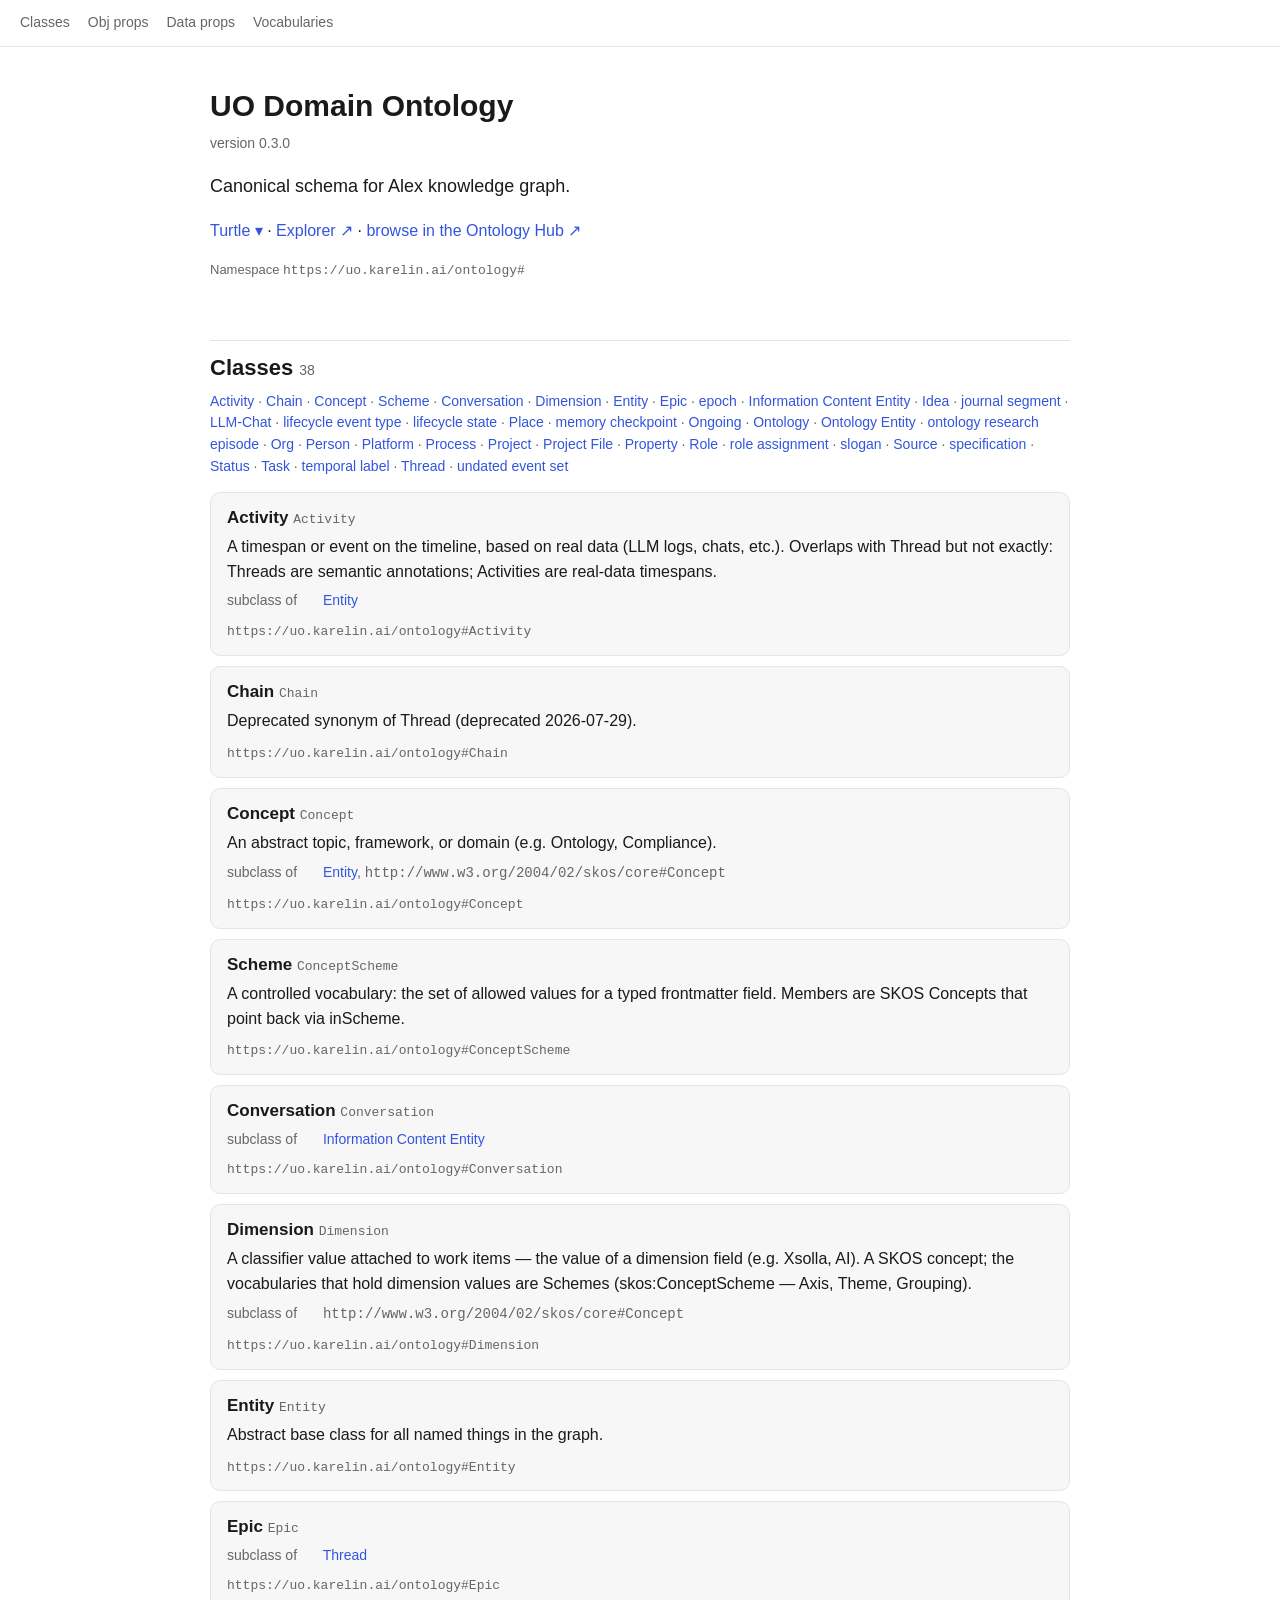
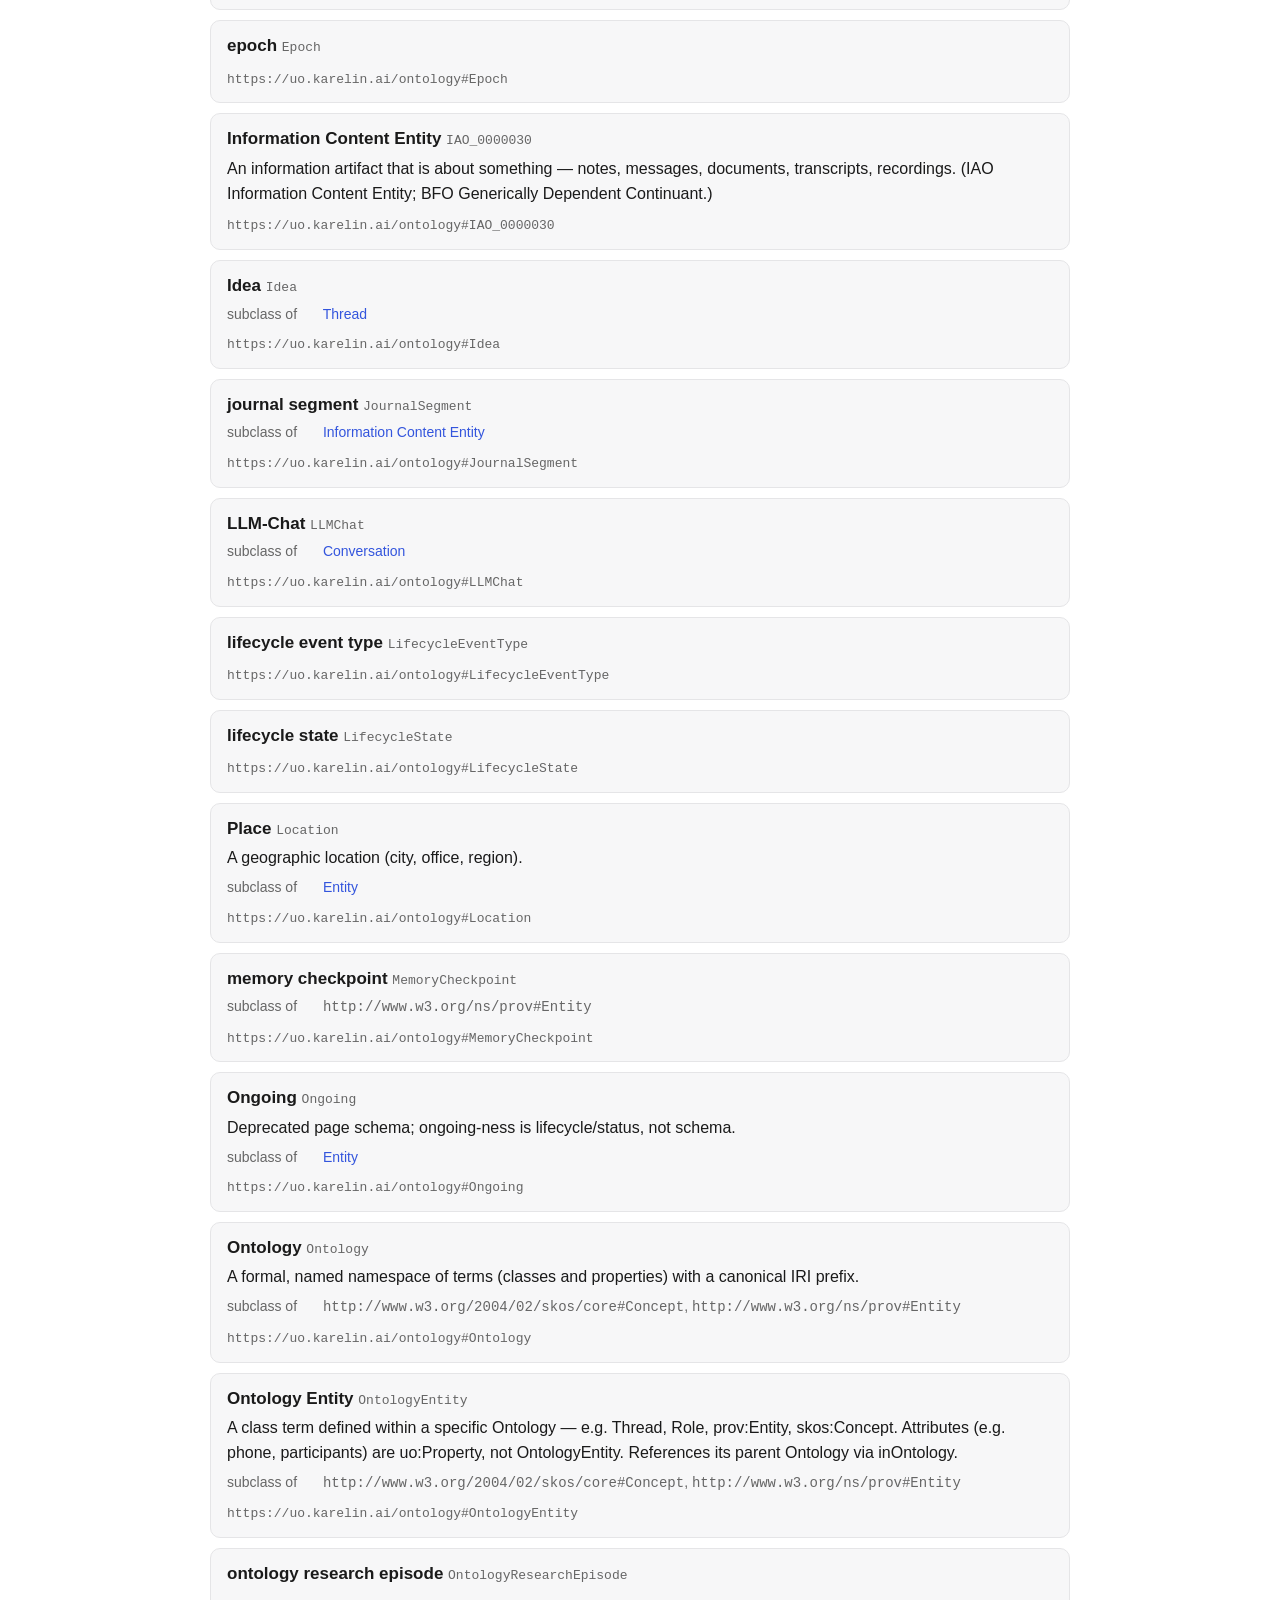
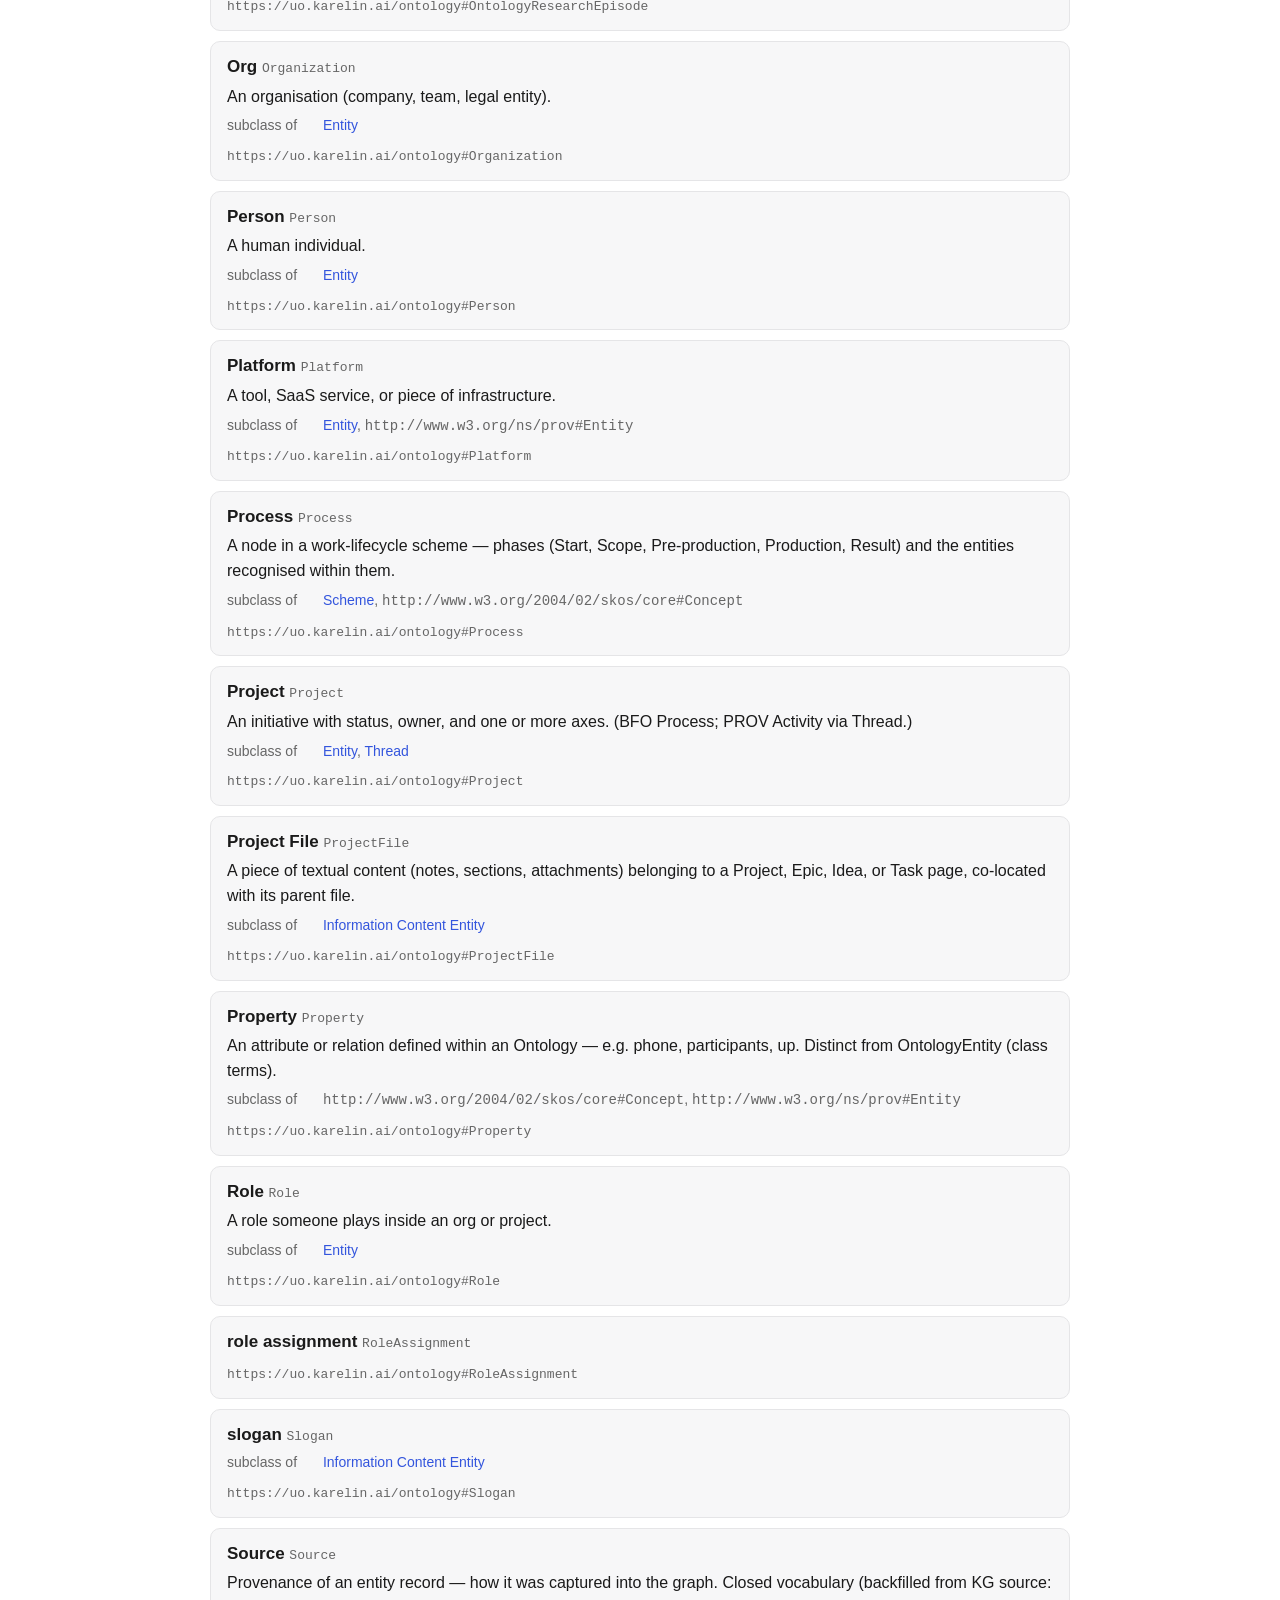
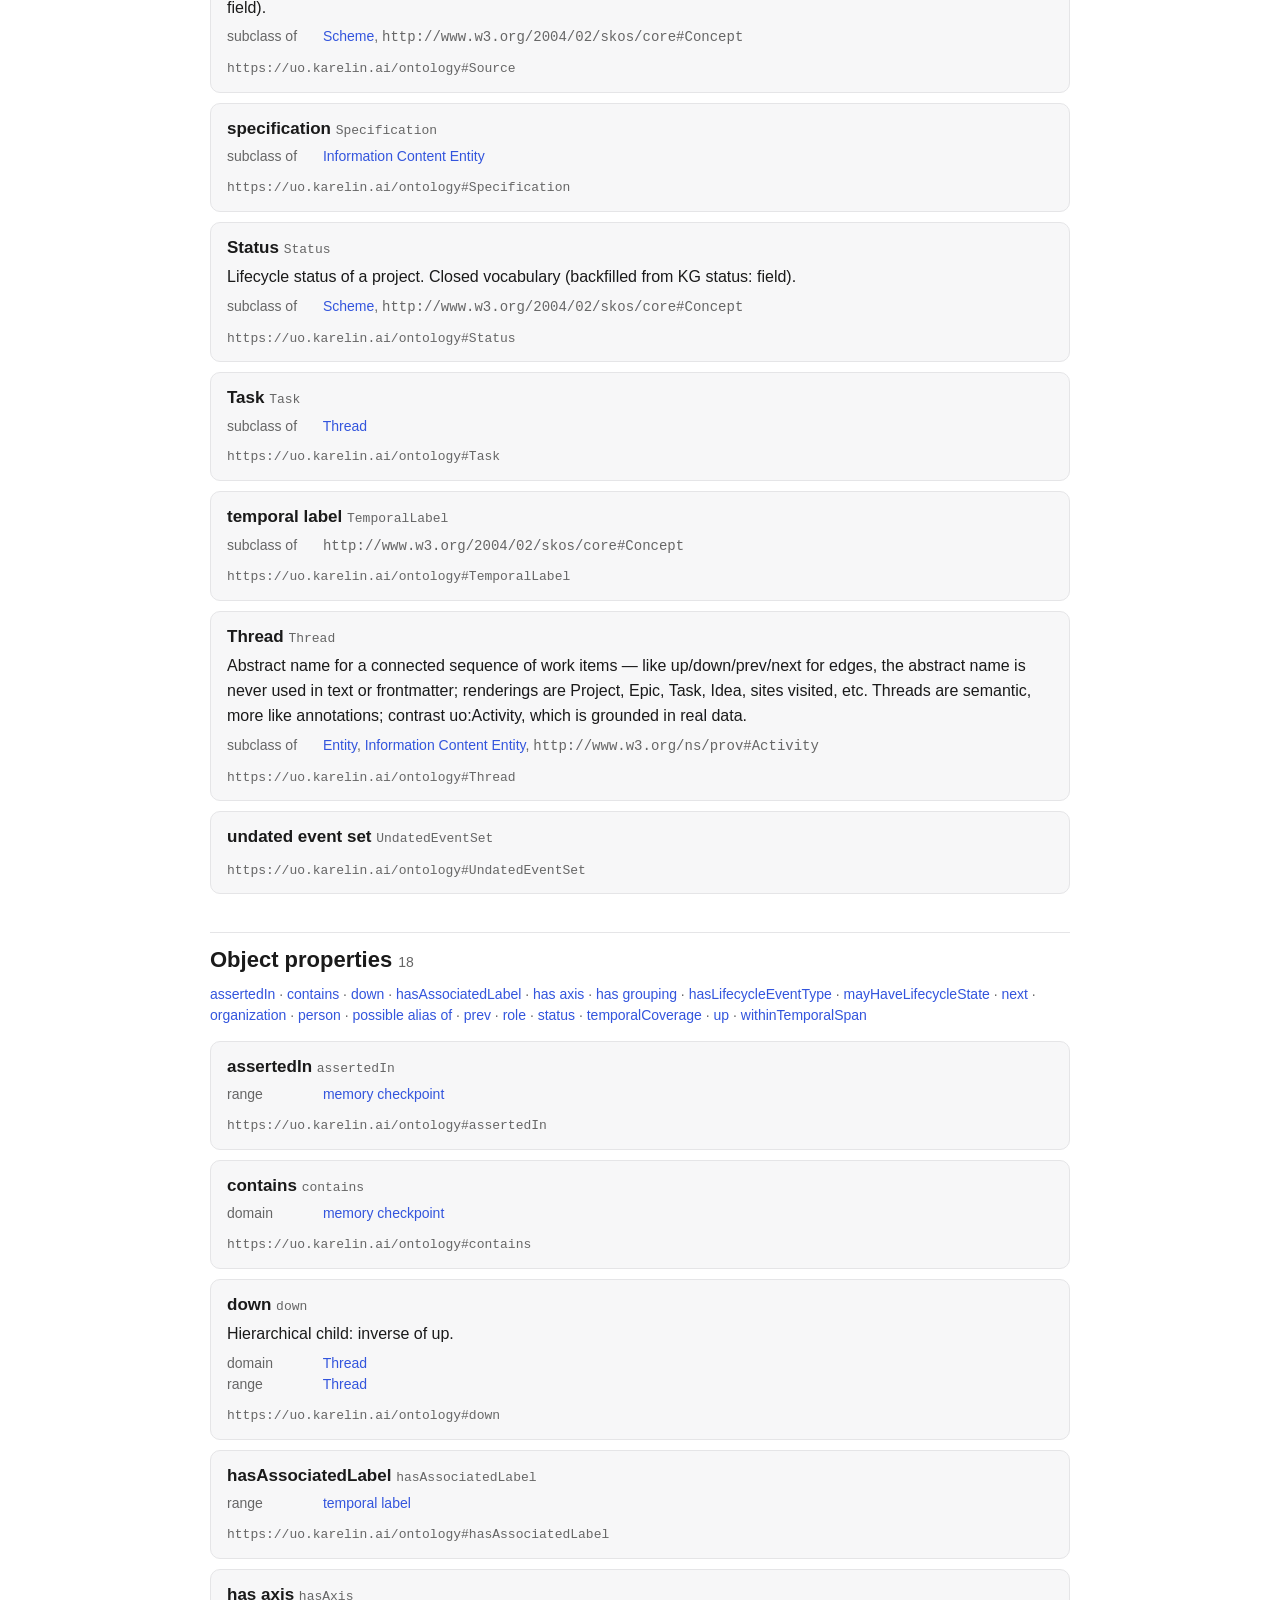
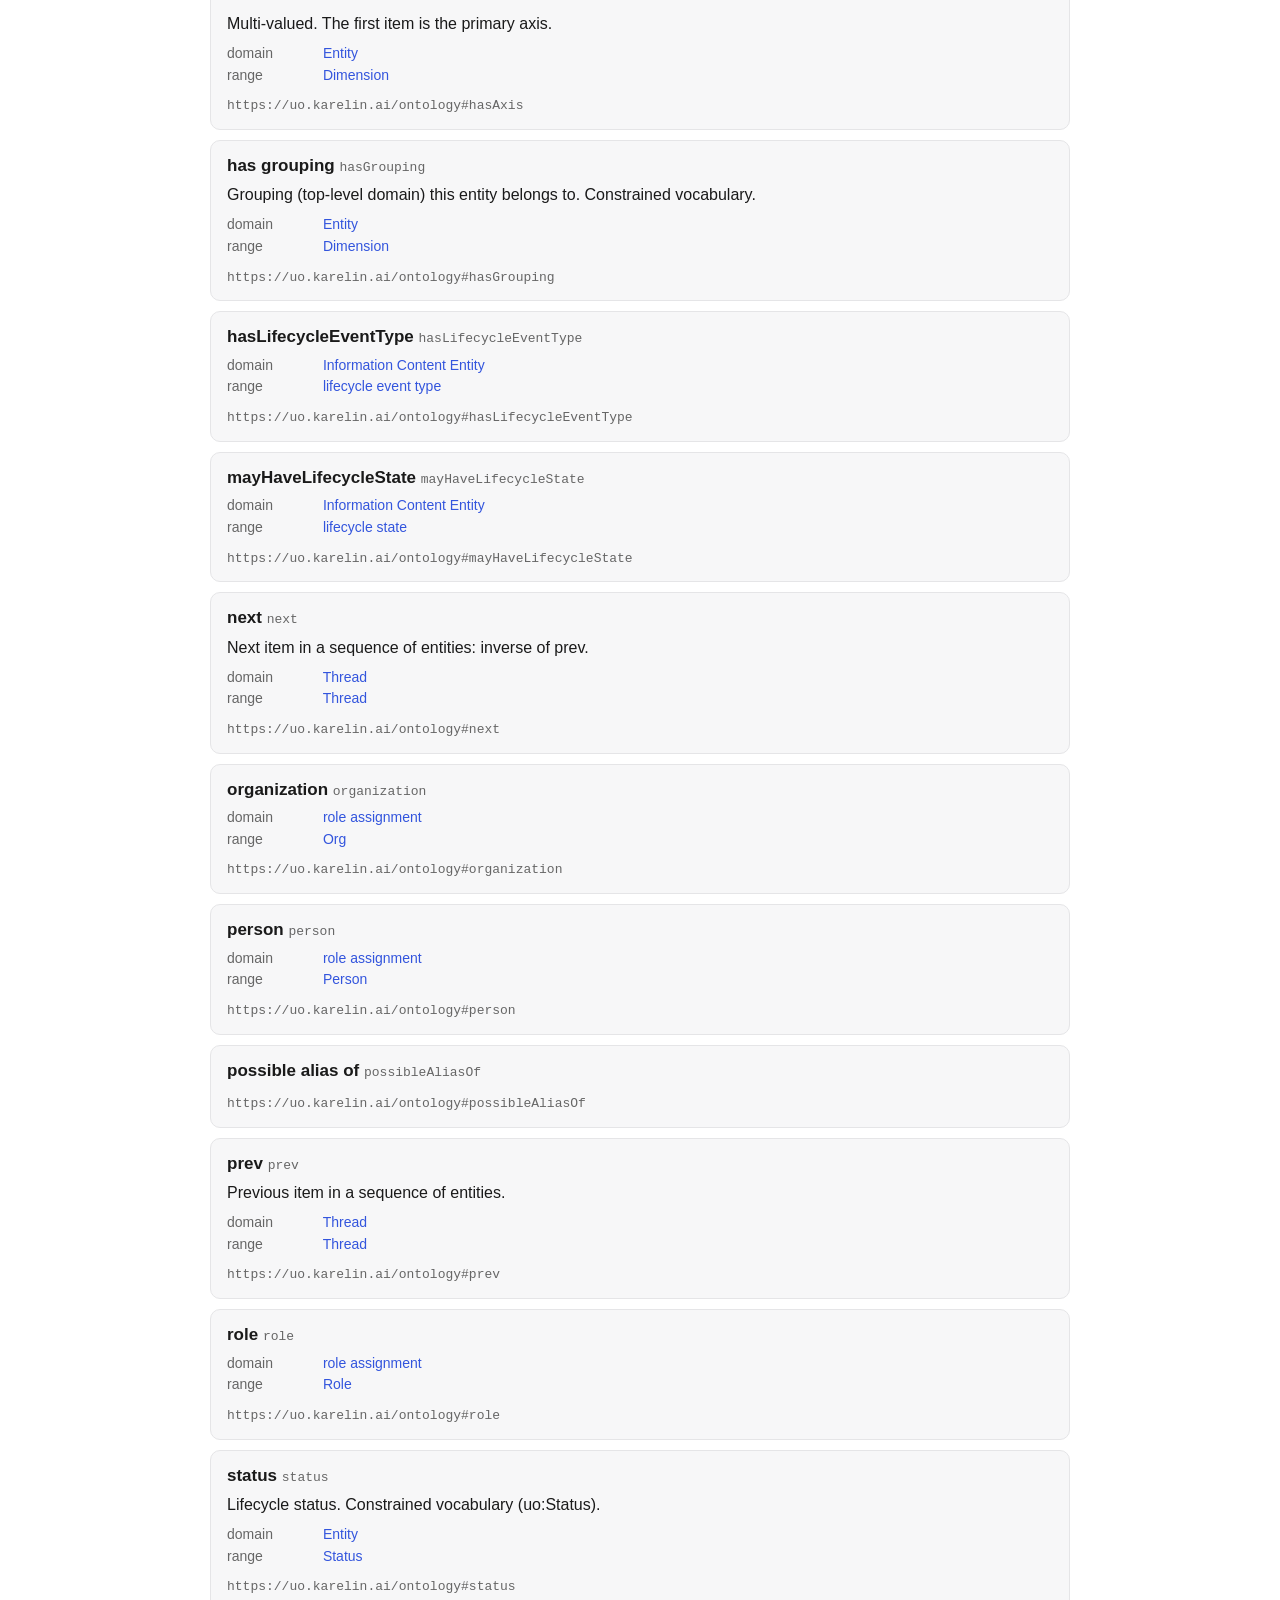
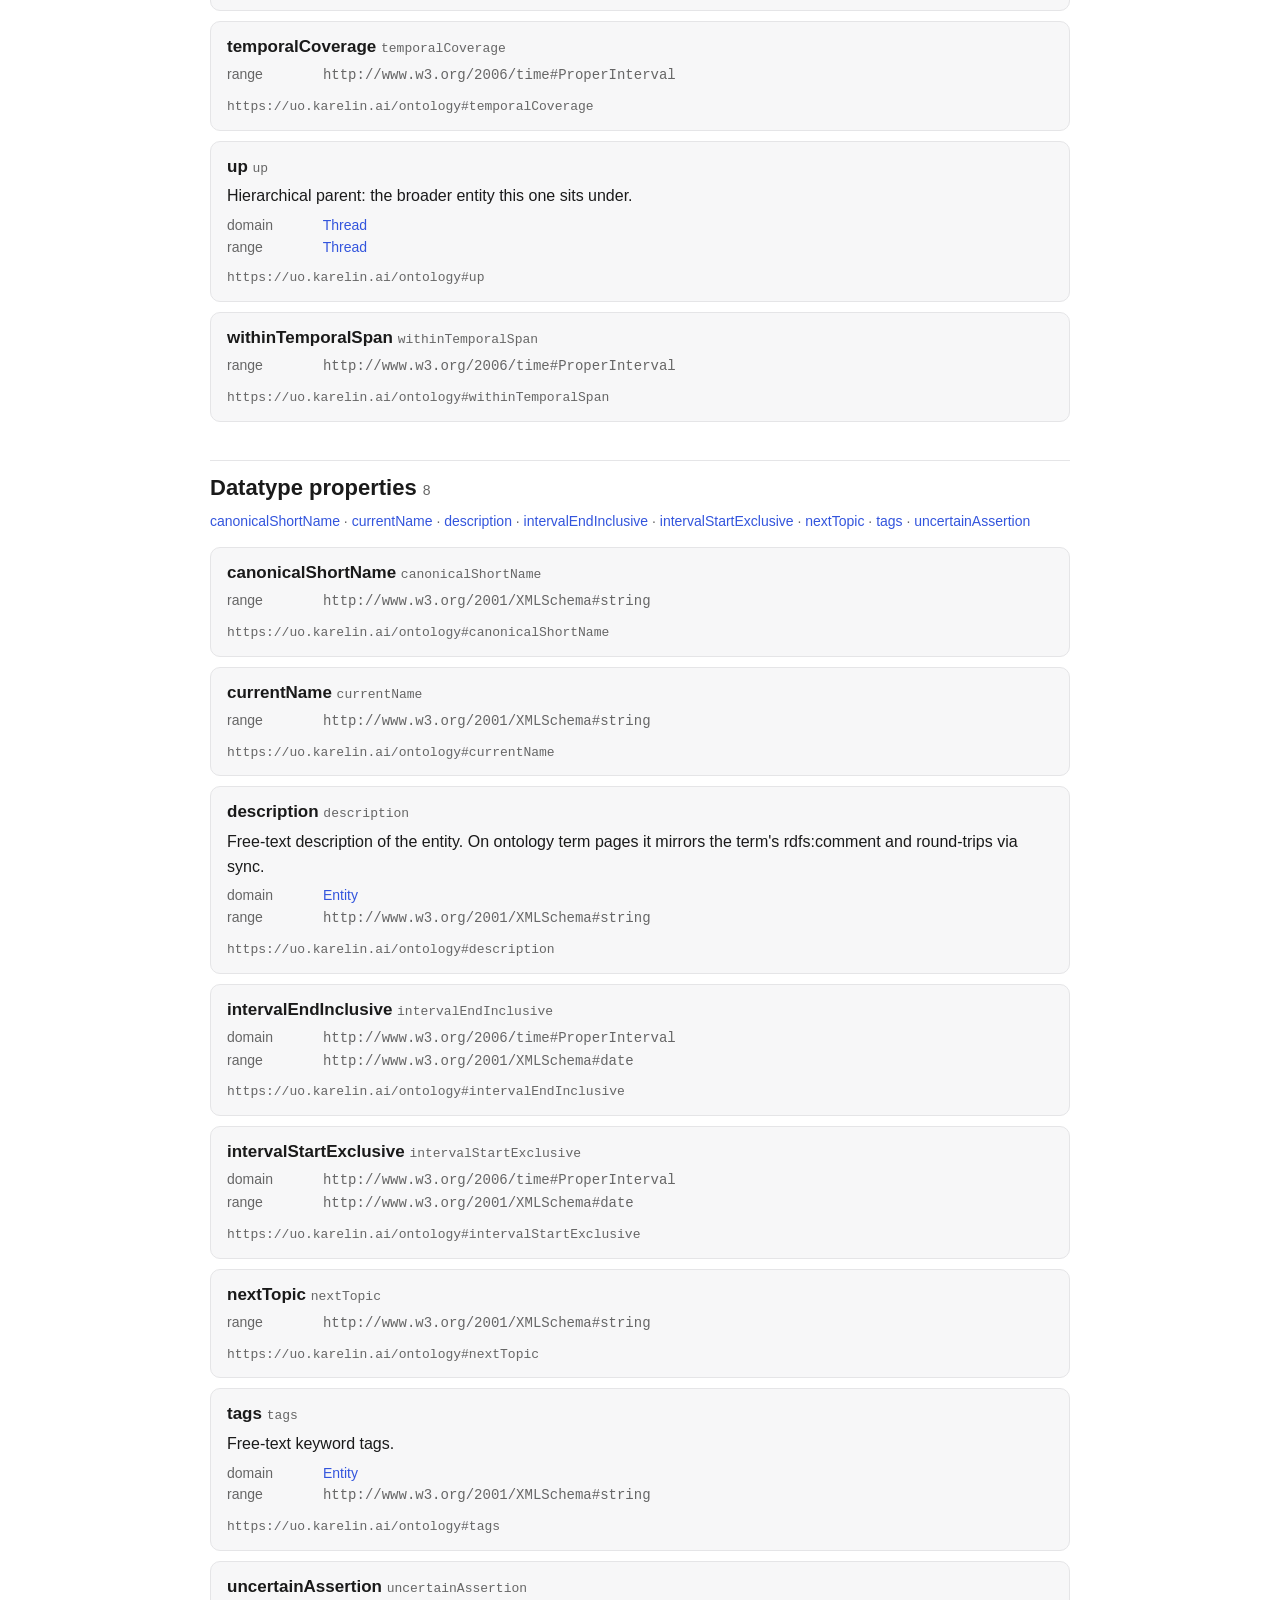
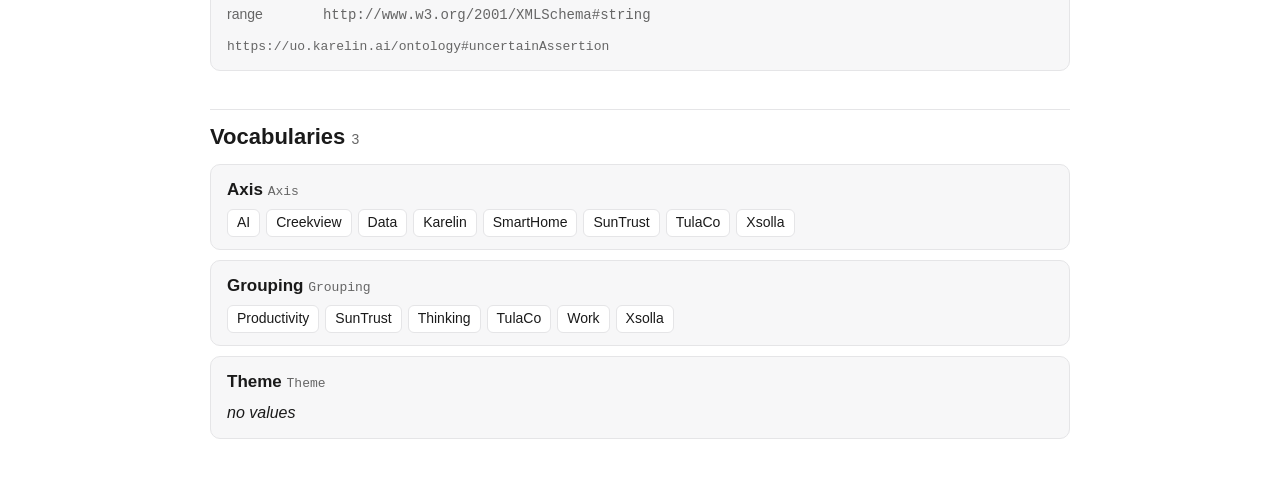
<file: index.html>
<!doctype html>
<html lang="en"><head><meta charset="utf-8">
<meta name="viewport" content="width=device-width, initial-scale=1">
<link rel="alternate" type="text/turtle" href="ontology.ttl">
<title>UO Domain Ontology</title>
<style>
:root{--fg:#1a1a1a;--muted:#666;--bg:#fff;--card:#f7f7f8;--line:#e5e5e7;--acc:#3355dd}
@media(prefers-color-scheme:dark){:root{--fg:#e8e8ea;--muted:#9a9aa2;--bg:#161618;--card:#1e1e22;--line:#2c2c32;--acc:#7f9cff}}
*{box-sizing:border-box}body{margin:0;font:16px/1.55 -apple-system,Segoe UI,Roboto,sans-serif;color:var(--fg);background:var(--bg)}
.wrap{max-width:900px;margin:0 auto;padding:0 20px 80px}
nav{position:sticky;top:0;background:var(--bg);border-bottom:1px solid var(--line);padding:12px 20px;display:flex;gap:18px;flex-wrap:wrap}
nav a{color:var(--muted);text-decoration:none;font-size:14px}nav a:hover{color:var(--acc)}
header{padding:36px 0 8px}h1{margin:0 0 4px;font-size:30px}.ver{color:var(--muted);font-size:14px}
.lead{font-size:18px;color:var(--fg)}.ns code,.iri code{font-size:13px}
.links a{color:var(--acc);text-decoration:none}.ns{color:var(--muted);font-size:13px}
h2{margin:38px 0 6px;padding-top:10px;border-top:1px solid var(--line);font-size:22px}
h2 .n{color:var(--muted);font-size:14px;font-weight:400}
.toc{font-size:14px;color:var(--muted);margin:0 0 14px}.toc a{color:var(--acc);text-decoration:none}
.term{background:var(--card);border:1px solid var(--line);border-radius:10px;padding:12px 16px;margin:10px 0}
.term h3{margin:0 0 4px;font-size:17px}.term h3 .ln{color:var(--muted);font-weight:400;font-size:13px;font-family:ui-monospace,monospace}
.c{color:var(--fg);margin:2px 0 6px}.r{font-size:14px;color:var(--muted)}.r .k{display:inline-block;min-width:92px;color:var(--muted)}
.r a{color:var(--acc);text-decoration:none}.iri{margin-top:6px}.iri code{color:var(--muted)}
.chips{display:flex;flex-wrap:wrap;gap:6px;margin-top:6px}.chip{background:var(--bg);border:1px solid var(--line);border-radius:6px;padding:2px 9px;font-size:14px}
code{font-family:ui-monospace,SFMono-Regular,monospace}a:target,.term:target{scroll-margin-top:60px}.term:target{outline:2px solid var(--acc)}
</style></head><body><nav><a href="#classes">Classes</a><a href="#objectproperties">Obj props</a><a href="#datatypeproperties">Data props</a><a href="#vocabularies">Vocabularies</a></nav><div class="wrap"><header><h1>UO Domain Ontology</h1><div class="ver">version 0.3.0</div><p class="lead">Canonical schema for Alex knowledge graph.</p><p class="links"><a href="ontology.ttl">Turtle ▾</a> · <a href="explore/">Explorer ↗</a> · <a href="https://semantica.karel.in">browse in the Ontology Hub ↗</a></p><p class="ns">Namespace <code>https://uo.karelin.ai/ontology#</code></p></header><section id="classes"><h2>Classes <span class="n">38</span></h2><p class="toc"><a href="#Activity">Activity</a> · <a href="#Chain">Chain</a> · <a href="#Concept">Concept</a> · <a href="#ConceptScheme">Scheme</a> · <a href="#Conversation">Conversation</a> · <a href="#Dimension">Dimension</a> · <a href="#Entity">Entity</a> · <a href="#Epic">Epic</a> · <a href="#Epoch">epoch</a> · <a href="#IAO_0000030">Information Content Entity</a> · <a href="#Idea">Idea</a> · <a href="#JournalSegment">journal segment</a> · <a href="#LLMChat">LLM-Chat</a> · <a href="#LifecycleEventType">lifecycle event type</a> · <a href="#LifecycleState">lifecycle state</a> · <a href="#Location">Place</a> · <a href="#MemoryCheckpoint">memory checkpoint</a> · <a href="#Ongoing">Ongoing</a> · <a href="#Ontology">Ontology</a> · <a href="#OntologyEntity">Ontology Entity</a> · <a href="#OntologyResearchEpisode">ontology research episode</a> · <a href="#Organization">Org</a> · <a href="#Person">Person</a> · <a href="#Platform">Platform</a> · <a href="#Process">Process</a> · <a href="#Project">Project</a> · <a href="#ProjectFile">Project File</a> · <a href="#Property">Property</a> · <a href="#Role">Role</a> · <a href="#RoleAssignment">role assignment</a> · <a href="#Slogan">slogan</a> · <a href="#Source">Source</a> · <a href="#Specification">specification</a> · <a href="#Status">Status</a> · <a href="#Task">Task</a> · <a href="#TemporalLabel">temporal label</a> · <a href="#Thread">Thread</a> · <a href="#UndatedEventSet">undated event set</a></p><div class="term" id="Activity"><h3>Activity <span class="ln">Activity</span></h3><div class="c">A timespan or event on the timeline, based on real data (LLM logs, chats, etc.). Overlaps with Thread but not exactly: Threads are semantic annotations; Activities are real-data timespans.</div><div class="r"><span class="k">subclass of</span> <a href="#Entity">Entity</a></div><div class="iri"><code>https://uo.karelin.ai/ontology#Activity</code></div></div><div class="term" id="Chain"><h3>Chain <span class="ln">Chain</span></h3><div class="c">Deprecated synonym of Thread (deprecated 2026-07-29).</div><div class="iri"><code>https://uo.karelin.ai/ontology#Chain</code></div></div><div class="term" id="Concept"><h3>Concept <span class="ln">Concept</span></h3><div class="c">An abstract topic, framework, or domain (e.g. Ontology, Compliance).</div><div class="r"><span class="k">subclass of</span> <a href="#Entity">Entity</a>, <code>http://www.w3.org/2004/02/skos/core#Concept</code></div><div class="iri"><code>https://uo.karelin.ai/ontology#Concept</code></div></div><div class="term" id="ConceptScheme"><h3>Scheme <span class="ln">ConceptScheme</span></h3><div class="c">A controlled vocabulary: the set of allowed values for a typed frontmatter field. Members are SKOS Concepts that point back via inScheme.</div><div class="iri"><code>https://uo.karelin.ai/ontology#ConceptScheme</code></div></div><div class="term" id="Conversation"><h3>Conversation <span class="ln">Conversation</span></h3><div class="r"><span class="k">subclass of</span> <a href="#IAO_0000030">Information Content Entity</a></div><div class="iri"><code>https://uo.karelin.ai/ontology#Conversation</code></div></div><div class="term" id="Dimension"><h3>Dimension <span class="ln">Dimension</span></h3><div class="c">A classifier value attached to work items — the value of a dimension field (e.g. Xsolla, AI). A SKOS concept; the vocabularies that hold dimension values are Schemes (skos:ConceptScheme — Axis, Theme, Grouping).</div><div class="r"><span class="k">subclass of</span> <code>http://www.w3.org/2004/02/skos/core#Concept</code></div><div class="iri"><code>https://uo.karelin.ai/ontology#Dimension</code></div></div><div class="term" id="Entity"><h3>Entity <span class="ln">Entity</span></h3><div class="c">Abstract base class for all named things in the graph.</div><div class="iri"><code>https://uo.karelin.ai/ontology#Entity</code></div></div><div class="term" id="Epic"><h3>Epic <span class="ln">Epic</span></h3><div class="r"><span class="k">subclass of</span> <a href="#Thread">Thread</a></div><div class="iri"><code>https://uo.karelin.ai/ontology#Epic</code></div></div><div class="term" id="Epoch"><h3>epoch <span class="ln">Epoch</span></h3><div class="iri"><code>https://uo.karelin.ai/ontology#Epoch</code></div></div><div class="term" id="IAO_0000030"><h3>Information Content Entity <span class="ln">IAO_0000030</span></h3><div class="c">An information artifact that is about something — notes, messages, documents, transcripts, recordings. (IAO Information Content Entity; BFO Generically Dependent Continuant.)</div><div class="iri"><code>https://uo.karelin.ai/ontology#IAO_0000030</code></div></div><div class="term" id="Idea"><h3>Idea <span class="ln">Idea</span></h3><div class="r"><span class="k">subclass of</span> <a href="#Thread">Thread</a></div><div class="iri"><code>https://uo.karelin.ai/ontology#Idea</code></div></div><div class="term" id="JournalSegment"><h3>journal segment <span class="ln">JournalSegment</span></h3><div class="r"><span class="k">subclass of</span> <a href="#IAO_0000030">Information Content Entity</a></div><div class="iri"><code>https://uo.karelin.ai/ontology#JournalSegment</code></div></div><div class="term" id="LLMChat"><h3>LLM-Chat <span class="ln">LLMChat</span></h3><div class="r"><span class="k">subclass of</span> <a href="#Conversation">Conversation</a></div><div class="iri"><code>https://uo.karelin.ai/ontology#LLMChat</code></div></div><div class="term" id="LifecycleEventType"><h3>lifecycle event type <span class="ln">LifecycleEventType</span></h3><div class="iri"><code>https://uo.karelin.ai/ontology#LifecycleEventType</code></div></div><div class="term" id="LifecycleState"><h3>lifecycle state <span class="ln">LifecycleState</span></h3><div class="iri"><code>https://uo.karelin.ai/ontology#LifecycleState</code></div></div><div class="term" id="Location"><h3>Place <span class="ln">Location</span></h3><div class="c">A geographic location (city, office, region).</div><div class="r"><span class="k">subclass of</span> <a href="#Entity">Entity</a></div><div class="iri"><code>https://uo.karelin.ai/ontology#Location</code></div></div><div class="term" id="MemoryCheckpoint"><h3>memory checkpoint <span class="ln">MemoryCheckpoint</span></h3><div class="r"><span class="k">subclass of</span> <code>http://www.w3.org/ns/prov#Entity</code></div><div class="iri"><code>https://uo.karelin.ai/ontology#MemoryCheckpoint</code></div></div><div class="term" id="Ongoing"><h3>Ongoing <span class="ln">Ongoing</span></h3><div class="c">Deprecated page schema; ongoing-ness is lifecycle/status, not schema.</div><div class="r"><span class="k">subclass of</span> <a href="#Entity">Entity</a></div><div class="iri"><code>https://uo.karelin.ai/ontology#Ongoing</code></div></div><div class="term" id="Ontology"><h3>Ontology <span class="ln">Ontology</span></h3><div class="c">A formal, named namespace of terms (classes and properties) with a canonical IRI prefix.</div><div class="r"><span class="k">subclass of</span> <code>http://www.w3.org/2004/02/skos/core#Concept</code>, <code>http://www.w3.org/ns/prov#Entity</code></div><div class="iri"><code>https://uo.karelin.ai/ontology#Ontology</code></div></div><div class="term" id="OntologyEntity"><h3>Ontology Entity <span class="ln">OntologyEntity</span></h3><div class="c">A class term defined within a specific Ontology — e.g. Thread, Role, prov:Entity, skos:Concept. Attributes (e.g. phone, participants) are uo:Property, not OntologyEntity. References its parent Ontology via inOntology.</div><div class="r"><span class="k">subclass of</span> <code>http://www.w3.org/2004/02/skos/core#Concept</code>, <code>http://www.w3.org/ns/prov#Entity</code></div><div class="iri"><code>https://uo.karelin.ai/ontology#OntologyEntity</code></div></div><div class="term" id="OntologyResearchEpisode"><h3>ontology research episode <span class="ln">OntologyResearchEpisode</span></h3><div class="iri"><code>https://uo.karelin.ai/ontology#OntologyResearchEpisode</code></div></div><div class="term" id="Organization"><h3>Org <span class="ln">Organization</span></h3><div class="c">An organisation (company, team, legal entity).</div><div class="r"><span class="k">subclass of</span> <a href="#Entity">Entity</a></div><div class="iri"><code>https://uo.karelin.ai/ontology#Organization</code></div></div><div class="term" id="Person"><h3>Person <span class="ln">Person</span></h3><div class="c">A human individual.</div><div class="r"><span class="k">subclass of</span> <a href="#Entity">Entity</a></div><div class="iri"><code>https://uo.karelin.ai/ontology#Person</code></div></div><div class="term" id="Platform"><h3>Platform <span class="ln">Platform</span></h3><div class="c">A tool, SaaS service, or piece of infrastructure.</div><div class="r"><span class="k">subclass of</span> <a href="#Entity">Entity</a>, <code>http://www.w3.org/ns/prov#Entity</code></div><div class="iri"><code>https://uo.karelin.ai/ontology#Platform</code></div></div><div class="term" id="Process"><h3>Process <span class="ln">Process</span></h3><div class="c">A node in a work-lifecycle scheme — phases (Start, Scope, Pre-production, Production, Result) and the entities recognised within them.</div><div class="r"><span class="k">subclass of</span> <a href="#ConceptScheme">Scheme</a>, <code>http://www.w3.org/2004/02/skos/core#Concept</code></div><div class="iri"><code>https://uo.karelin.ai/ontology#Process</code></div></div><div class="term" id="Project"><h3>Project <span class="ln">Project</span></h3><div class="c">An initiative with status, owner, and one or more axes. (BFO Process; PROV Activity via Thread.)</div><div class="r"><span class="k">subclass of</span> <a href="#Entity">Entity</a>, <a href="#Thread">Thread</a></div><div class="iri"><code>https://uo.karelin.ai/ontology#Project</code></div></div><div class="term" id="ProjectFile"><h3>Project File <span class="ln">ProjectFile</span></h3><div class="c">A piece of textual content (notes, sections, attachments) belonging to a Project, Epic, Idea, or Task page, co-located with its parent file.</div><div class="r"><span class="k">subclass of</span> <a href="#IAO_0000030">Information Content Entity</a></div><div class="iri"><code>https://uo.karelin.ai/ontology#ProjectFile</code></div></div><div class="term" id="Property"><h3>Property <span class="ln">Property</span></h3><div class="c">An attribute or relation defined within an Ontology — e.g. phone, participants, up. Distinct from OntologyEntity (class terms).</div><div class="r"><span class="k">subclass of</span> <code>http://www.w3.org/2004/02/skos/core#Concept</code>, <code>http://www.w3.org/ns/prov#Entity</code></div><div class="iri"><code>https://uo.karelin.ai/ontology#Property</code></div></div><div class="term" id="Role"><h3>Role <span class="ln">Role</span></h3><div class="c">A role someone plays inside an org or project.</div><div class="r"><span class="k">subclass of</span> <a href="#Entity">Entity</a></div><div class="iri"><code>https://uo.karelin.ai/ontology#Role</code></div></div><div class="term" id="RoleAssignment"><h3>role assignment <span class="ln">RoleAssignment</span></h3><div class="iri"><code>https://uo.karelin.ai/ontology#RoleAssignment</code></div></div><div class="term" id="Slogan"><h3>slogan <span class="ln">Slogan</span></h3><div class="r"><span class="k">subclass of</span> <a href="#IAO_0000030">Information Content Entity</a></div><div class="iri"><code>https://uo.karelin.ai/ontology#Slogan</code></div></div><div class="term" id="Source"><h3>Source <span class="ln">Source</span></h3><div class="c">Provenance of an entity record — how it was captured into the graph. Closed vocabulary (backfilled from KG source: field).</div><div class="r"><span class="k">subclass of</span> <a href="#ConceptScheme">Scheme</a>, <code>http://www.w3.org/2004/02/skos/core#Concept</code></div><div class="iri"><code>https://uo.karelin.ai/ontology#Source</code></div></div><div class="term" id="Specification"><h3>specification <span class="ln">Specification</span></h3><div class="r"><span class="k">subclass of</span> <a href="#IAO_0000030">Information Content Entity</a></div><div class="iri"><code>https://uo.karelin.ai/ontology#Specification</code></div></div><div class="term" id="Status"><h3>Status <span class="ln">Status</span></h3><div class="c">Lifecycle status of a project. Closed vocabulary (backfilled from KG status: field).</div><div class="r"><span class="k">subclass of</span> <a href="#ConceptScheme">Scheme</a>, <code>http://www.w3.org/2004/02/skos/core#Concept</code></div><div class="iri"><code>https://uo.karelin.ai/ontology#Status</code></div></div><div class="term" id="Task"><h3>Task <span class="ln">Task</span></h3><div class="r"><span class="k">subclass of</span> <a href="#Thread">Thread</a></div><div class="iri"><code>https://uo.karelin.ai/ontology#Task</code></div></div><div class="term" id="TemporalLabel"><h3>temporal label <span class="ln">TemporalLabel</span></h3><div class="r"><span class="k">subclass of</span> <code>http://www.w3.org/2004/02/skos/core#Concept</code></div><div class="iri"><code>https://uo.karelin.ai/ontology#TemporalLabel</code></div></div><div class="term" id="Thread"><h3>Thread <span class="ln">Thread</span></h3><div class="c">Abstract name for a connected sequence of work items — like up/down/prev/next for edges, the abstract name is never used in text or frontmatter; renderings are Project, Epic, Task, Idea, sites visited, etc. Threads are semantic, more like annotations; contrast uo:Activity, which is grounded in real data.</div><div class="r"><span class="k">subclass of</span> <a href="#Entity">Entity</a>, <a href="#IAO_0000030">Information Content Entity</a>, <code>http://www.w3.org/ns/prov#Activity</code></div><div class="iri"><code>https://uo.karelin.ai/ontology#Thread</code></div></div><div class="term" id="UndatedEventSet"><h3>undated event set <span class="ln">UndatedEventSet</span></h3><div class="iri"><code>https://uo.karelin.ai/ontology#UndatedEventSet</code></div></div></section><section id="objectproperties"><h2>Object properties <span class="n">18</span></h2><p class="toc"><a href="#assertedIn">assertedIn</a> · <a href="#contains">contains</a> · <a href="#down">down</a> · <a href="#hasAssociatedLabel">hasAssociatedLabel</a> · <a href="#hasAxis">has axis</a> · <a href="#hasGrouping">has grouping</a> · <a href="#hasLifecycleEventType">hasLifecycleEventType</a> · <a href="#mayHaveLifecycleState">mayHaveLifecycleState</a> · <a href="#next">next</a> · <a href="#organization">organization</a> · <a href="#person">person</a> · <a href="#possibleAliasOf">possible alias of</a> · <a href="#prev">prev</a> · <a href="#role">role</a> · <a href="#status">status</a> · <a href="#temporalCoverage">temporalCoverage</a> · <a href="#up">up</a> · <a href="#withinTemporalSpan">withinTemporalSpan</a></p><div class="term" id="assertedIn"><h3>assertedIn <span class="ln">assertedIn</span></h3><div class="r"><span class="k">range</span> <a href="#MemoryCheckpoint">memory checkpoint</a></div><div class="iri"><code>https://uo.karelin.ai/ontology#assertedIn</code></div></div><div class="term" id="contains"><h3>contains <span class="ln">contains</span></h3><div class="r"><span class="k">domain</span> <a href="#MemoryCheckpoint">memory checkpoint</a></div><div class="iri"><code>https://uo.karelin.ai/ontology#contains</code></div></div><div class="term" id="down"><h3>down <span class="ln">down</span></h3><div class="c">Hierarchical child: inverse of up.</div><div class="r"><span class="k">domain</span> <a href="#Thread">Thread</a></div><div class="r"><span class="k">range</span> <a href="#Thread">Thread</a></div><div class="iri"><code>https://uo.karelin.ai/ontology#down</code></div></div><div class="term" id="hasAssociatedLabel"><h3>hasAssociatedLabel <span class="ln">hasAssociatedLabel</span></h3><div class="r"><span class="k">range</span> <a href="#TemporalLabel">temporal label</a></div><div class="iri"><code>https://uo.karelin.ai/ontology#hasAssociatedLabel</code></div></div><div class="term" id="hasAxis"><h3>has axis <span class="ln">hasAxis</span></h3><div class="c">Multi-valued. The first item is the primary axis.</div><div class="r"><span class="k">domain</span> <a href="#Entity">Entity</a></div><div class="r"><span class="k">range</span> <a href="#Dimension">Dimension</a></div><div class="iri"><code>https://uo.karelin.ai/ontology#hasAxis</code></div></div><div class="term" id="hasGrouping"><h3>has grouping <span class="ln">hasGrouping</span></h3><div class="c">Grouping (top-level domain) this entity belongs to. Constrained vocabulary.</div><div class="r"><span class="k">domain</span> <a href="#Entity">Entity</a></div><div class="r"><span class="k">range</span> <a href="#Dimension">Dimension</a></div><div class="iri"><code>https://uo.karelin.ai/ontology#hasGrouping</code></div></div><div class="term" id="hasLifecycleEventType"><h3>hasLifecycleEventType <span class="ln">hasLifecycleEventType</span></h3><div class="r"><span class="k">domain</span> <a href="#IAO_0000030">Information Content Entity</a></div><div class="r"><span class="k">range</span> <a href="#LifecycleEventType">lifecycle event type</a></div><div class="iri"><code>https://uo.karelin.ai/ontology#hasLifecycleEventType</code></div></div><div class="term" id="mayHaveLifecycleState"><h3>mayHaveLifecycleState <span class="ln">mayHaveLifecycleState</span></h3><div class="r"><span class="k">domain</span> <a href="#IAO_0000030">Information Content Entity</a></div><div class="r"><span class="k">range</span> <a href="#LifecycleState">lifecycle state</a></div><div class="iri"><code>https://uo.karelin.ai/ontology#mayHaveLifecycleState</code></div></div><div class="term" id="next"><h3>next <span class="ln">next</span></h3><div class="c">Next item in a sequence of entities: inverse of prev.</div><div class="r"><span class="k">domain</span> <a href="#Thread">Thread</a></div><div class="r"><span class="k">range</span> <a href="#Thread">Thread</a></div><div class="iri"><code>https://uo.karelin.ai/ontology#next</code></div></div><div class="term" id="organization"><h3>organization <span class="ln">organization</span></h3><div class="r"><span class="k">domain</span> <a href="#RoleAssignment">role assignment</a></div><div class="r"><span class="k">range</span> <a href="#Organization">Org</a></div><div class="iri"><code>https://uo.karelin.ai/ontology#organization</code></div></div><div class="term" id="person"><h3>person <span class="ln">person</span></h3><div class="r"><span class="k">domain</span> <a href="#RoleAssignment">role assignment</a></div><div class="r"><span class="k">range</span> <a href="#Person">Person</a></div><div class="iri"><code>https://uo.karelin.ai/ontology#person</code></div></div><div class="term" id="possibleAliasOf"><h3>possible alias of <span class="ln">possibleAliasOf</span></h3><div class="iri"><code>https://uo.karelin.ai/ontology#possibleAliasOf</code></div></div><div class="term" id="prev"><h3>prev <span class="ln">prev</span></h3><div class="c">Previous item in a sequence of entities.</div><div class="r"><span class="k">domain</span> <a href="#Thread">Thread</a></div><div class="r"><span class="k">range</span> <a href="#Thread">Thread</a></div><div class="iri"><code>https://uo.karelin.ai/ontology#prev</code></div></div><div class="term" id="role"><h3>role <span class="ln">role</span></h3><div class="r"><span class="k">domain</span> <a href="#RoleAssignment">role assignment</a></div><div class="r"><span class="k">range</span> <a href="#Role">Role</a></div><div class="iri"><code>https://uo.karelin.ai/ontology#role</code></div></div><div class="term" id="status"><h3>status <span class="ln">status</span></h3><div class="c">Lifecycle status. Constrained vocabulary (uo:Status).</div><div class="r"><span class="k">domain</span> <a href="#Entity">Entity</a></div><div class="r"><span class="k">range</span> <a href="#Status">Status</a></div><div class="iri"><code>https://uo.karelin.ai/ontology#status</code></div></div><div class="term" id="temporalCoverage"><h3>temporalCoverage <span class="ln">temporalCoverage</span></h3><div class="r"><span class="k">range</span> <code>http://www.w3.org/2006/time#ProperInterval</code></div><div class="iri"><code>https://uo.karelin.ai/ontology#temporalCoverage</code></div></div><div class="term" id="up"><h3>up <span class="ln">up</span></h3><div class="c">Hierarchical parent: the broader entity this one sits under.</div><div class="r"><span class="k">domain</span> <a href="#Thread">Thread</a></div><div class="r"><span class="k">range</span> <a href="#Thread">Thread</a></div><div class="iri"><code>https://uo.karelin.ai/ontology#up</code></div></div><div class="term" id="withinTemporalSpan"><h3>withinTemporalSpan <span class="ln">withinTemporalSpan</span></h3><div class="r"><span class="k">range</span> <code>http://www.w3.org/2006/time#ProperInterval</code></div><div class="iri"><code>https://uo.karelin.ai/ontology#withinTemporalSpan</code></div></div></section><section id="datatypeproperties"><h2>Datatype properties <span class="n">8</span></h2><p class="toc"><a href="#canonicalShortName">canonicalShortName</a> · <a href="#currentName">currentName</a> · <a href="#description">description</a> · <a href="#intervalEndInclusive">intervalEndInclusive</a> · <a href="#intervalStartExclusive">intervalStartExclusive</a> · <a href="#nextTopic">nextTopic</a> · <a href="#tags">tags</a> · <a href="#uncertainAssertion">uncertainAssertion</a></p><div class="term" id="canonicalShortName"><h3>canonicalShortName <span class="ln">canonicalShortName</span></h3><div class="r"><span class="k">range</span> <code>http://www.w3.org/2001/XMLSchema#string</code></div><div class="iri"><code>https://uo.karelin.ai/ontology#canonicalShortName</code></div></div><div class="term" id="currentName"><h3>currentName <span class="ln">currentName</span></h3><div class="r"><span class="k">range</span> <code>http://www.w3.org/2001/XMLSchema#string</code></div><div class="iri"><code>https://uo.karelin.ai/ontology#currentName</code></div></div><div class="term" id="description"><h3>description <span class="ln">description</span></h3><div class="c">Free-text description of the entity. On ontology term pages it mirrors the term&#x27;s rdfs:comment and round-trips via sync.</div><div class="r"><span class="k">domain</span> <a href="#Entity">Entity</a></div><div class="r"><span class="k">range</span> <code>http://www.w3.org/2001/XMLSchema#string</code></div><div class="iri"><code>https://uo.karelin.ai/ontology#description</code></div></div><div class="term" id="intervalEndInclusive"><h3>intervalEndInclusive <span class="ln">intervalEndInclusive</span></h3><div class="r"><span class="k">domain</span> <code>http://www.w3.org/2006/time#ProperInterval</code></div><div class="r"><span class="k">range</span> <code>http://www.w3.org/2001/XMLSchema#date</code></div><div class="iri"><code>https://uo.karelin.ai/ontology#intervalEndInclusive</code></div></div><div class="term" id="intervalStartExclusive"><h3>intervalStartExclusive <span class="ln">intervalStartExclusive</span></h3><div class="r"><span class="k">domain</span> <code>http://www.w3.org/2006/time#ProperInterval</code></div><div class="r"><span class="k">range</span> <code>http://www.w3.org/2001/XMLSchema#date</code></div><div class="iri"><code>https://uo.karelin.ai/ontology#intervalStartExclusive</code></div></div><div class="term" id="nextTopic"><h3>nextTopic <span class="ln">nextTopic</span></h3><div class="r"><span class="k">range</span> <code>http://www.w3.org/2001/XMLSchema#string</code></div><div class="iri"><code>https://uo.karelin.ai/ontology#nextTopic</code></div></div><div class="term" id="tags"><h3>tags <span class="ln">tags</span></h3><div class="c">Free-text keyword tags.</div><div class="r"><span class="k">domain</span> <a href="#Entity">Entity</a></div><div class="r"><span class="k">range</span> <code>http://www.w3.org/2001/XMLSchema#string</code></div><div class="iri"><code>https://uo.karelin.ai/ontology#tags</code></div></div><div class="term" id="uncertainAssertion"><h3>uncertainAssertion <span class="ln">uncertainAssertion</span></h3><div class="r"><span class="k">range</span> <code>http://www.w3.org/2001/XMLSchema#string</code></div><div class="iri"><code>https://uo.karelin.ai/ontology#uncertainAssertion</code></div></div></section><section id="vocabularies"><h2>Vocabularies <span class="n">3</span></h2><div class="term" id="Axis"><h3>Axis <span class="ln">Axis</span></h3><div class="chips"><span class="chip" id="AI">AI</span><span class="chip" id="Creekview">Creekview</span><span class="chip" id="Data">Data</span><span class="chip" id="Karelin">Karelin</span><span class="chip" id="SmartHome">SmartHome</span><span class="chip" id="SunTrust">SunTrust</span><span class="chip" id="TulaCo">TulaCo</span><span class="chip" id="Xsolla">Xsolla</span></div></div><div class="term" id="Grouping"><h3>Grouping <span class="ln">Grouping</span></h3><div class="chips"><span class="chip" id="Productivity">Productivity</span><span class="chip" id="SunTrust">SunTrust</span><span class="chip" id="Thinking">Thinking</span><span class="chip" id="TulaCo">TulaCo</span><span class="chip" id="Work">Work</span><span class="chip" id="Xsolla">Xsolla</span></div></div><div class="term" id="Theme"><h3>Theme <span class="ln">Theme</span></h3><div class="chips"><em>no values</em></div></div></section></div></body></html>
</file>
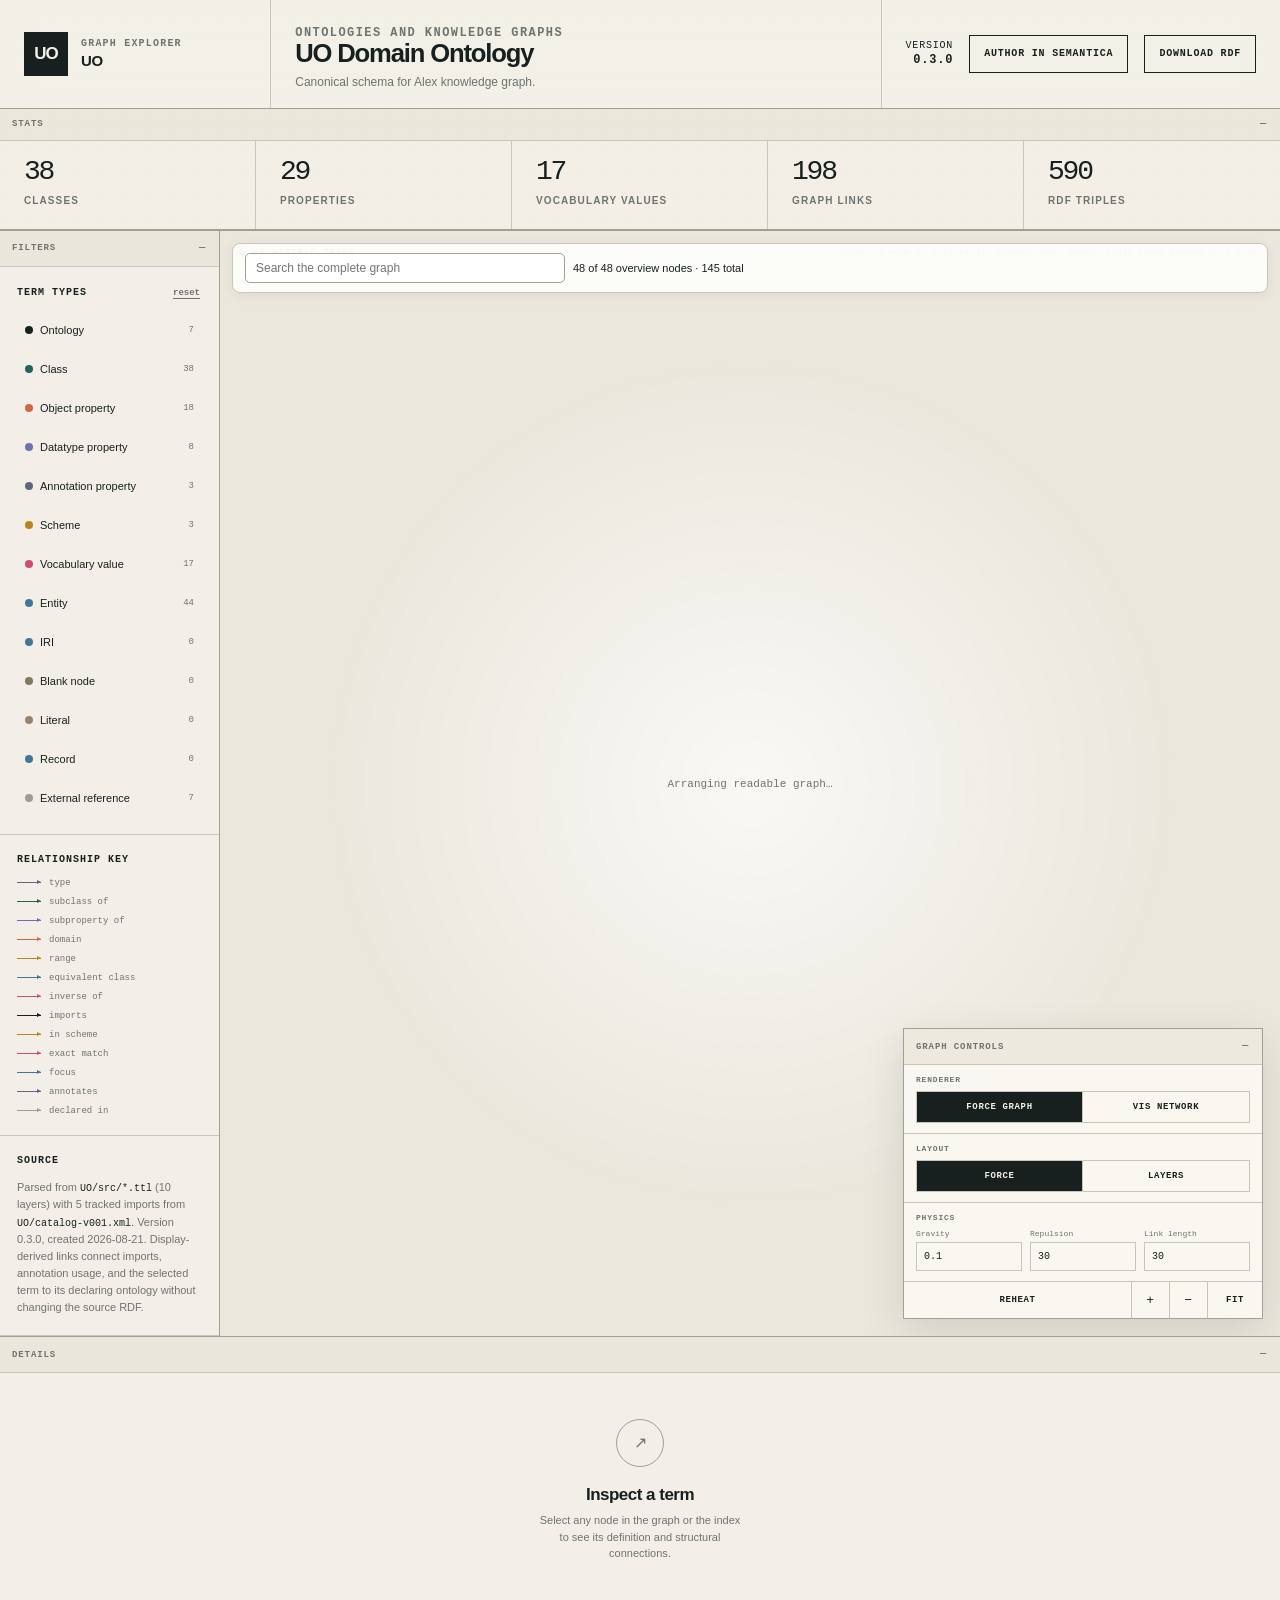
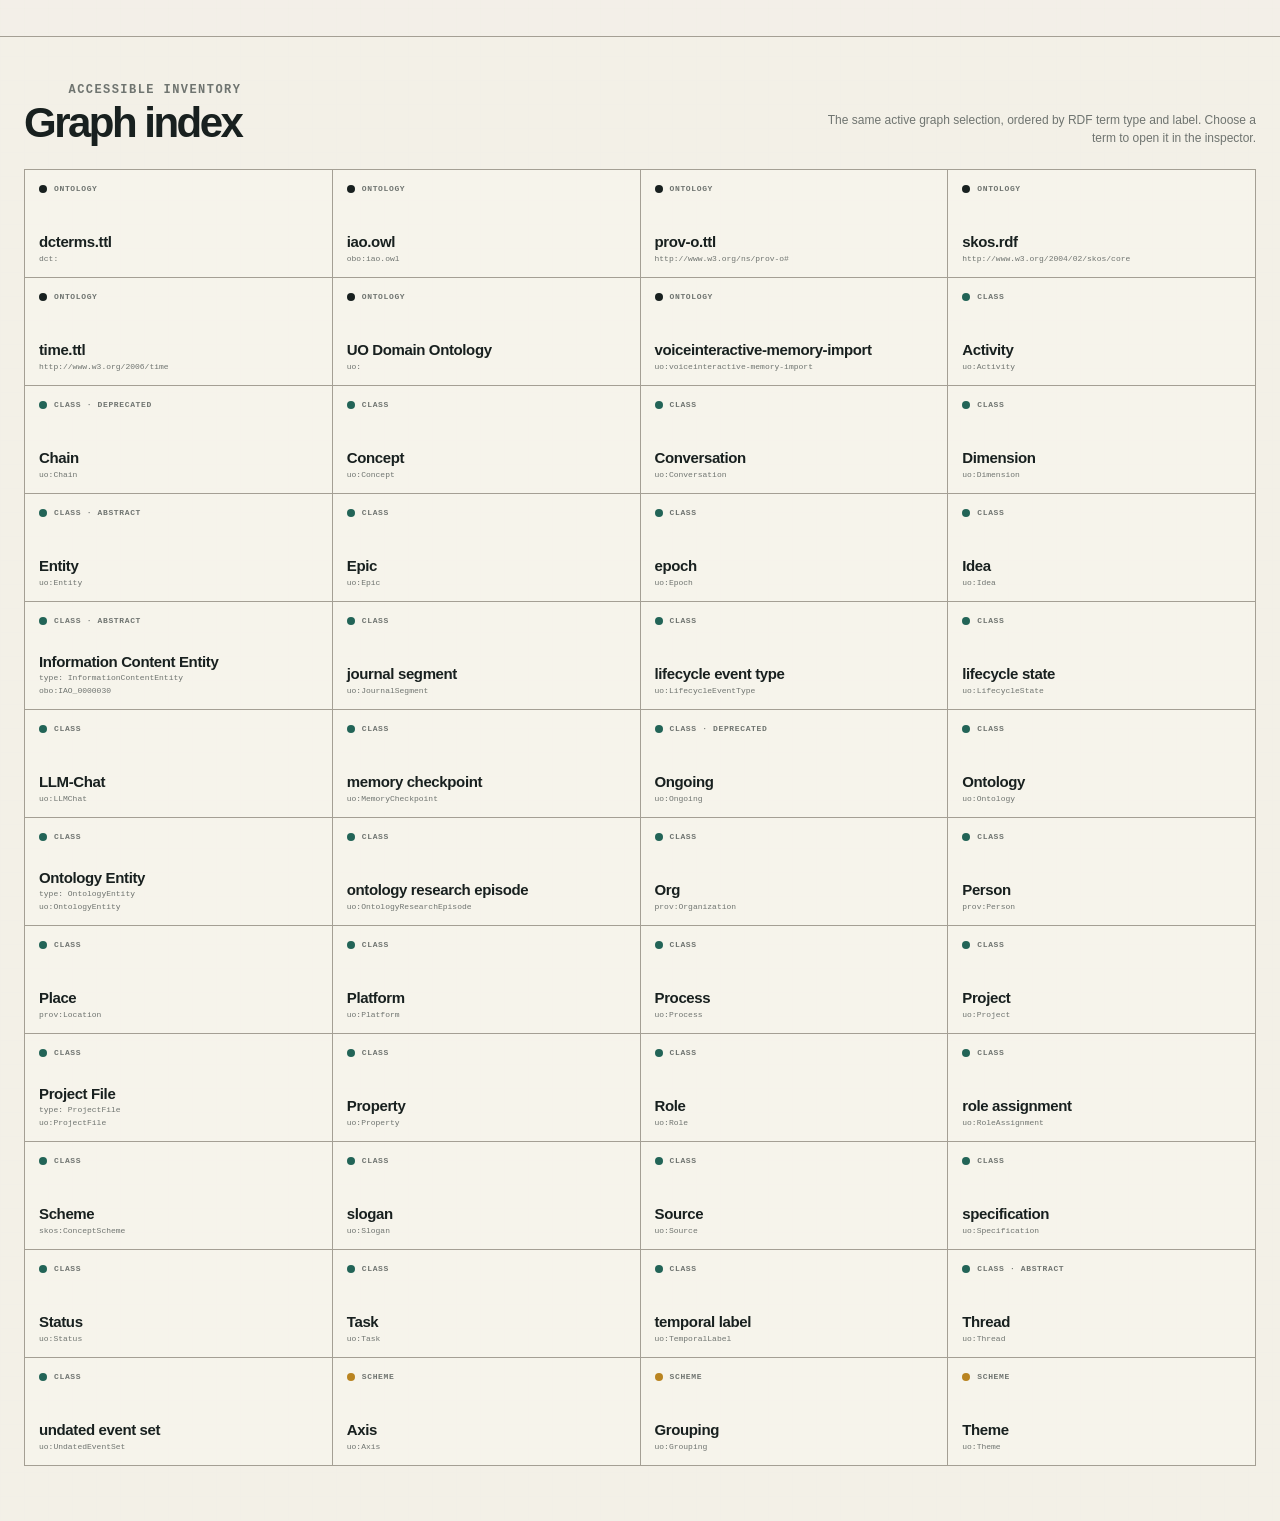
<file: explore/index.html>
<!doctype html>
<html lang="en">
  <head>
    <meta charset="UTF-8" />
    <meta name="viewport" content="width=device-width, initial-scale=1.0" />
    <title>UO Domain Ontology</title>
    <script type="module" crossorigin src="./assets/publication-CPA7b_z4.js"></script>
    <link rel="modulepreload" crossorigin href="./assets/styles-7siAL2JN.js">
    <link rel="stylesheet" crossorigin href="./assets/styles-DNRpUC1v.css">
  </head>
  <body>
    <div id="root"></div>
  </body>
</html>
</file>
<file: explore/assets/styles-DNRpUC1v.css>
:root{--font-geist-sans:Arial, Helvetica, sans-serif;--font-geist-mono:monospace;--paper:#f3f0e8;--paper-deep:#e9e3d7;--ink:#18201f;--ink-muted:#6f7470;--line:#cac5b9;--line-strong:#a49f94;--class:#226457;--object-property:#d1663f;--datatype-property:#6e70b5;--scheme:#b98421;--vocabulary:#d14b76;--entity:#3f7898;--ontology:#18201f;--external:#9d9b94}*{box-sizing:border-box}html{background:var(--paper);color:var(--ink);scroll-behavior:smooth}body{background:linear-gradient(#18201f09 1px, transparent 1px), linear-gradient(90deg, #18201f09 1px, transparent 1px), var(--paper);min-width:320px;color:var(--ink);font-family:var(--font-geist-sans), Arial, Helvetica, sans-serif;background-size:24px 24px;margin:0}button,input{font:inherit}button,a{-webkit-tap-highlight-color:transparent}button:focus-visible,a:focus-visible,input:focus-visible{outline:2px solid var(--object-property);outline-offset:2px}::selection{background:var(--object-property);color:#fffdf7}.ontology-shell{min-height:100vh}.site-header{z-index:20;border-bottom:1px solid var(--line-strong);-webkit-backdrop-filter:blur(14px);backdrop-filter:blur(14px);background:#f3f0e8f0;grid-template-columns:minmax(190px,.8fr) minmax(320px,1.8fr) auto;min-height:84px;display:grid;position:sticky;top:0}.brand-block,.title-block,.header-actions{align-items:center;padding:18px 24px;display:flex}.brand-block,.title-block{border-right:1px solid var(--line)}.brand-mark{border:1px solid var(--ink);background:var(--ink);width:44px;height:44px;color:var(--paper);letter-spacing:-.06em;place-items:center;margin-right:13px;font-size:17px;font-weight:760;display:grid}.eyebrow{color:var(--ink-muted);font-family:var(--font-geist-mono), monospace;letter-spacing:.12em;text-transform:uppercase;margin:0 0 3px;font-size:10px;font-weight:650}.brand-name{letter-spacing:-.02em;font-size:15px;font-weight:680}.title-block{flex-direction:column;justify-content:center;align-items:flex-start}.title-block h1{letter-spacing:-.045em;margin:0;font-size:clamp(20px,2vw,29px);font-weight:610;line-height:1}.title-block p{max-width:760px;color:var(--ink-muted);margin:7px 0 0;font-size:12px;line-height:1.35}.header-actions{justify-content:flex-end;gap:16px}.version-stamp{font-family:var(--font-geist-mono), monospace;letter-spacing:.08em;text-transform:uppercase;flex-direction:column;align-items:flex-end;gap:2px;font-size:10px;display:flex}.version-stamp strong{font-size:12px}.download-link{border:1px solid var(--ink);min-height:38px;color:var(--ink);font-family:var(--font-geist-mono), monospace;letter-spacing:.08em;text-transform:uppercase;align-items:center;padding-inline:14px;font-size:10px;font-weight:700;text-decoration:none;transition:background .16s,color .16s;display:inline-flex}.download-link:hover{background:var(--ink);color:var(--paper)}.stat-strip{border-bottom:1px solid var(--line-strong);grid-template-columns:repeat(5,1fr);display:grid}.stat{border-right:1px solid var(--line);background:#f3f0e8d6;min-height:88px;padding:17px 24px 14px}.stat:last-child{border-right:0}.stat-value{font-family:var(--font-geist-mono), monospace;letter-spacing:-.08em;margin-bottom:4px;font-size:28px;font-weight:530;line-height:1;display:block}.stat-label{color:var(--ink-muted);letter-spacing:.11em;text-transform:uppercase;font-size:10px;font-weight:700}.explorer-grid{border-bottom:1px solid var(--line-strong);grid-template-columns:244px minmax(420px,1fr) 310px;min-height:calc(100vh - 173px);display:grid}.filter-panel,.inspector-panel{background:#f3f0e8e6;min-width:0}.filter-panel{border-right:1px solid var(--line-strong)}.inspector-panel{border-left:1px solid var(--line-strong)}.panel-section{border-bottom:1px solid var(--line);padding:19px 17px}.panel-heading{font-family:var(--font-geist-mono), monospace;letter-spacing:.1em;text-transform:uppercase;justify-content:space-between;align-items:center;margin:0 0 13px;font-size:10px;font-weight:750;display:flex}.plain-button{color:var(--ink-muted);cursor:pointer;font-family:var(--font-geist-mono), monospace;text-underline-offset:3px;background:0 0;border:0;padding:2px;font-size:9px;text-decoration:underline}.search-wrap{position:relative}.search-wrap:before{border:1px solid var(--ink-muted);content:"";border-radius:50%;width:7px;height:7px;position:absolute;top:50%;left:11px;transform:translateY(-65%)}.search-wrap:after{background:var(--ink-muted);content:"";width:5px;height:1px;position:absolute;top:56%;left:18px;transform:rotate(45deg)}.search-input{border:1px solid var(--line-strong);width:100%;height:38px;color:var(--ink);background:#faf8f2;border-radius:0;padding:0 10px 0 31px;font-size:12px}.search-input::placeholder{color:#92938e}.type-filters{flex-direction:column;gap:5px;display:flex}.filter-button{width:100%;min-height:34px;color:var(--ink);cursor:pointer;text-align:left;background:0 0;border:1px solid #0000;grid-template-columns:15px 1fr auto;align-items:center;padding:6px 7px;font-size:11px;display:grid}.filter-button:hover{border-color:var(--line);background:#ece8df}.filter-button[aria-pressed=false]{color:var(--ink-muted);opacity:.55}.kind-dot{background:var(--dot-color);border-radius:50%;width:8px;height:8px}.kind-count{color:var(--ink-muted);font-family:var(--font-geist-mono), monospace;font-size:9px}.relation-key{flex-direction:column;gap:9px;display:flex}.relation-item{color:var(--ink-muted);font-family:var(--font-geist-mono), monospace;grid-template-columns:24px 1fr;align-items:center;gap:8px;font-size:9px;display:grid}.relation-line{background:var(--relation-color);width:24px;height:1px;position:relative}.relation-line:after{border-top:2.5px solid #0000;border-bottom:2.5px solid #0000;border-left:4px solid var(--relation-color);content:"";position:absolute;top:-2px;right:0}.source-note{color:var(--ink-muted);margin:0;font-size:11px;line-height:1.55}.source-note code{color:var(--ink);font-family:var(--font-geist-mono), monospace;font-size:10px}.graph-stage{background:radial-gradient(circle,#ffffffb8,#0000 55%),#ebe7dd;min-width:0;min-height:670px;position:relative;overflow:hidden}.graph-canvas{position:absolute;inset:0}.vis-network-canvas{width:100%;height:100%}.graph-empty{color:var(--ink-muted);font-family:var(--font-geist-mono), monospace;text-align:center;place-items:center;font-size:11px;display:grid;position:absolute;inset:0}.graph-kicker{z-index:4;pointer-events:none;align-items:center;gap:8px;display:flex;position:absolute;top:17px;left:18px}.live-dot{background:var(--class);border-radius:50%;width:7px;height:7px;box-shadow:0 0 0 4px #2264571f}.graph-kicker span:last-child{font-family:var(--font-geist-mono), monospace;letter-spacing:.11em;text-transform:uppercase;font-size:9px;font-weight:700}.graph-hint{z-index:4;max-width:48%;color:var(--ink-muted);font-family:var(--font-geist-mono), monospace;pointer-events:none;text-align:right;font-size:9px;position:absolute;top:17px;right:18px}.ontology-path{z-index:4;border:1px solid var(--line-strong);max-width:calc(100% - 36px);color:var(--ink);font-family:var(--font-geist-mono), monospace;pointer-events:none;background:#faf8f2e6;align-items:center;gap:7px;padding:6px 8px;font-size:8px;display:flex;position:absolute;top:42px;left:18px}.ontology-path>span:first-child{color:var(--ink-muted);letter-spacing:.08em;text-transform:uppercase;font-weight:750}.ontology-path strong{font-weight:650}.ontology-path em{color:var(--ink-muted);font-style:normal}.graph-stage .graph-disclosure{z-index:6;border:1px solid var(--line);background:#fdfefaf5;border-radius:8px;flex-wrap:wrap;align-items:center;gap:8px;padding:9px 12px;font-size:11px;display:flex;position:absolute;top:12px;left:12px;right:12px;box-shadow:0 3px 12px #172b2910}.graph-stage .graph-disclosure input{border:1px solid var(--line-strong);width:auto;min-width:140px;max-width:320px;min-height:30px;font:inherit;border-radius:5px;flex:1;padding:7px 10px;font-size:12px}.graph-stage .graph-disclosure button{border:1px solid var(--line);color:var(--ink);font:inherit;cursor:pointer;background:#f5f7f0;border-radius:5px;padding:6px 10px}.graph-stage .graph-disclosure button:hover{background:#e7ece3}.graph-stage .graph-disclosure:has(.graph-search-results){z-index:12}.graph-stage .graph-search-results{flex-basis:100%;grid-template-columns:repeat(auto-fit,minmax(180px,1fr));gap:6px;max-height:38vh;margin:0;padding:4px 0 0;list-style:none;display:grid;overflow:auto}.graph-stage .graph-search-results button{text-align:left;overflow-wrap:anywhere;flex-direction:column;align-items:start;width:100%;height:100%;padding:8px 10px;display:flex}.graph-stage .graph-search-results small{color:var(--ink-muted);margin-top:3px;font-size:10px}.graph-stage .graph-search-label{font-weight:600}@media (width<=48em){.graph-stage .graph-disclosure{gap:6px;padding:8px;top:8px;left:8px;right:8px}.graph-stage .graph-disclosure input{flex-basis:100%;max-width:none}}.graph-controls{z-index:5;border:1px solid var(--line-strong);-webkit-backdrop-filter:blur(12px);backdrop-filter:blur(12px);background:#faf8f2f0;width:min(360px,100% - 34px);display:grid;position:absolute;bottom:17px;right:17px;box-shadow:0 14px 40px #18201f1f}.graph-control-section{border-bottom:1px solid var(--line);gap:7px;padding:10px 12px;display:grid}.graph-control-heading{color:var(--ink-muted);font-family:var(--font-geist-mono), monospace;letter-spacing:.1em;text-transform:uppercase;font-size:8px;font-weight:750}.layout-options,.renderer-options{border:1px solid var(--line);grid-template-columns:repeat(2,minmax(0,1fr));display:grid}.layout-option{border:0;border-right:1px solid var(--line);min-height:30px;color:var(--ink);cursor:pointer;font-family:var(--font-geist-mono), monospace;letter-spacing:.07em;text-transform:uppercase;background:0 0;font-size:9px;font-weight:700}.layout-option:last-child{border-right:0}.layout-option[aria-pressed=true],.layout-option:hover{background:var(--ink);color:var(--paper)}.physics-controls{grid-template-columns:repeat(3,minmax(0,1fr));gap:8px;display:grid}.physics-controls-vis{grid-template-columns:repeat(2,minmax(0,1fr))}.physics-controls label{color:var(--ink-muted);font-family:var(--font-geist-mono), monospace;gap:4px;font-size:8px;display:grid}.physics-controls input{border:1px solid var(--line);width:100%;min-width:0;height:29px;color:var(--ink);font:inherit;background:0 0;border-radius:0;outline:none;padding:0 7px;font-size:10px}.physics-controls input:focus{border-color:var(--ink);box-shadow:inset 0 0 0 1px var(--ink)}.graph-actions{grid-template-columns:1fr 38px 38px 54px;display:grid}.graph-action{border:0;border-right:1px solid var(--line);min-width:38px;height:36px;color:var(--ink);cursor:pointer;font-family:var(--font-geist-mono), monospace;letter-spacing:.07em;text-transform:uppercase;background:0 0;place-items:center;font-size:9px;font-weight:700;display:grid}.graph-action:last-child{border-right:0}.graph-action-symbol{font-size:13px;font-weight:500}.graph-action:hover{background:var(--ink);color:var(--paper)}.inspector-empty{text-align:center;flex-direction:column;justify-content:center;align-items:center;min-height:100%;padding:46px 28px;display:flex}.inspector-glyph{border:1px solid var(--line-strong);width:48px;height:48px;color:var(--ink-muted);font-family:var(--font-geist-mono), monospace;border-radius:50%;place-items:center;margin-bottom:18px;display:grid}.inspector-empty h2{letter-spacing:-.03em;margin:0 0 7px;font-size:17px;font-weight:620}.inspector-empty p{max-width:210px;color:var(--ink-muted);margin:0;font-size:11px;line-height:1.5}.inspector-header{border-bottom:1px solid var(--line);padding:21px 19px}.kind-label{color:var(--ink-muted);font-family:var(--font-geist-mono), monospace;letter-spacing:.09em;text-transform:uppercase;align-items:center;gap:7px;font-size:9px;font-weight:700;display:inline-flex}.inspector-header h2{letter-spacing:-.05em;margin:13px 0 7px;font-size:24px;font-weight:620;line-height:1.05}.compact-iri{color:var(--ink-muted);font-family:var(--font-geist-mono), monospace;word-break:break-all;margin:0;font-size:10px}.ontology-hints{flex-wrap:wrap;gap:6px;margin-top:11px;display:flex}.ontology-hint{border:1px solid var(--line-strong);color:var(--ink);font-family:var(--font-geist-mono), monospace;letter-spacing:.02em;padding:4px 6px;font-size:8px}.inspector-comment{color:var(--ink);margin:0;font-size:12px;line-height:1.55}.literal-list,.connection-list{flex-direction:column;gap:8px;margin:0;padding:0;list-style:none;display:flex}.literal-row{grid-template-columns:72px 1fr;gap:7px;font-size:10px;display:grid}.literal-row dt{color:var(--ink-muted);font-family:var(--font-geist-mono), monospace}.literal-row dd{overflow-wrap:anywhere;margin:0}.connection-button{border:1px solid var(--line);width:100%;min-height:44px;color:var(--ink);cursor:pointer;text-align:left;background:#f8f5ed;grid-template-columns:13px 1fr;align-items:center;gap:3px 8px;padding:8px 9px;display:grid}.connection-button:hover{border-color:var(--ink)}.connection-direction{color:var(--object-property);font-family:var(--font-geist-mono), monospace;grid-row:1/span 2;font-size:11px}.connection-name{font-size:11px;font-weight:620}.connection-relation{color:var(--ink-muted);font-family:var(--font-geist-mono), monospace;font-size:8px}.iri-box{border:1px solid var(--line);width:100%;color:var(--ink);font-family:var(--font-geist-mono), monospace;overflow-wrap:anywhere;-webkit-user-select:all;user-select:all;background:#eae5da;padding:9px;font-size:9px;line-height:1.45;display:block}.index-section{background:#f3f0e8eb;padding:44px 24px 56px}.index-header{justify-content:space-between;align-items:flex-end;max-width:1440px;margin:0 auto 22px;display:flex}.index-header h2{letter-spacing:-.06em;margin:0;font-size:clamp(25px,4vw,42px);font-weight:570}.index-header p{max-width:430px;color:var(--ink-muted);text-align:right;margin:0;font-size:12px;line-height:1.5}.index-grid{border-top:1px solid var(--line-strong);border-left:1px solid var(--line-strong);grid-template-columns:repeat(4,minmax(0,1fr));max-width:1440px;margin:0 auto;display:grid}.index-card{border:0;border-right:1px solid var(--line-strong);border-bottom:1px solid var(--line-strong);min-height:108px;color:var(--ink);cursor:pointer;text-align:left;background:#f8f5edb8;flex-direction:column;align-items:flex-start;padding:14px;transition:background .15s,color .15s;display:flex}.index-card:hover{background:var(--ink);color:var(--paper)}.index-card-kind{color:var(--ink-muted);font-family:var(--font-geist-mono), monospace;letter-spacing:.08em;text-transform:uppercase;align-items:center;gap:7px;margin-bottom:auto;font-size:8px;font-weight:700;display:flex}.index-card:hover .index-card-kind{color:#c9c8bf}.index-card-name{letter-spacing:-.025em;margin-top:14px;font-size:15px;font-weight:620}.index-card-iri{color:var(--ink-muted);font-family:var(--font-geist-mono), monospace;overflow-wrap:anywhere;margin-top:4px;font-size:8px}.index-card-hint{color:var(--ink-muted);font-family:var(--font-geist-mono), monospace;overflow-wrap:anywhere;margin-top:3px;font-size:8px}.index-card:hover .index-card-hint,.index-card:hover .index-card-iri{color:#c9c8bf}.loading-layout{background:var(--paper);place-items:center;min-height:100vh;display:grid}.loading-card{border:1px solid var(--line-strong);width:min(480px,100vw - 40px);padding:28px}.loading-card h1{letter-spacing:-.05em;margin:0 0 7px;font-size:24px}.loading-card p{color:var(--ink-muted);font-family:var(--font-geist-mono), monospace;margin:0;font-size:10px;line-height:1.6}@media (width<=1180px){.site-header{grid-template-columns:210px 1fr}.header-actions{display:none}.title-block{border-right:0}.explorer-grid{grid-template-columns:220px minmax(420px,1fr)}.inspector-panel{border-top:1px solid var(--line-strong);border-left:0;grid-column:1/-1;min-height:300px}.inspector-empty{min-height:260px}.index-grid{grid-template-columns:repeat(3,minmax(0,1fr))}}@media (width<=760px){.site-header{grid-template-columns:1fr;min-height:0;position:static}.brand-block,.title-block{border-right:0;padding:14px 16px}.brand-block{border-bottom:1px solid var(--line)}.brand-mark{width:36px;height:36px}.title-block h1{font-size:23px}.stat-strip{grid-template-columns:repeat(2,1fr)}.stat{border-bottom:1px solid var(--line);min-height:72px;padding:13px 16px}.stat:nth-child(2n){border-right:0}.stat:last-child{grid-column:1/-1}.stat-value{font-size:23px}.explorer-grid{flex-direction:column;min-height:0;display:flex}.filter-panel{border-right:0}.type-filters,.relation-key{grid-template-columns:repeat(2,1fr);display:grid}.graph-stage{border-top:1px solid var(--line-strong);min-height:560px}.graph-hint{display:none}.index-section{padding:34px 16px 44px}.index-header{flex-direction:column;align-items:flex-start;gap:10px}.index-header p{text-align:left}.index-grid{grid-template-columns:repeat(2,minmax(0,1fr))}}@media (width<=440px){.index-grid{grid-template-columns:1fr}}@media (prefers-reduced-motion:reduce){html{scroll-behavior:auto}*,:before,:after{scroll-behavior:auto!important;transition-duration:.01ms!important}}.collapsible-region{min-width:0}.collapse-content[hidden]{display:none!important}.collapse-toggle{border:0;border-bottom:1px solid var(--line);width:100%;min-height:36px;color:var(--ink-muted);cursor:pointer;font-family:var(--font-geist-mono), monospace;letter-spacing:.1em;text-align:left;text-transform:uppercase;background:#e9e3d7b8;justify-content:space-between;align-items:center;padding:8px 12px;font-size:9px;font-weight:750;display:flex}.collapse-toggle:hover{background:var(--paper-deep);color:var(--ink)}.collapse-symbol{font-size:13px;font-weight:500}.stats-region{border-bottom:1px solid var(--line-strong)}.stats-region>.collapse-toggle{border-bottom:0;min-height:32px}.stats-region[data-collapsed=false]>.collapse-toggle{border-bottom:1px solid var(--line)}.explorer-grid{grid-template-columns:auto minmax(420px,1fr) auto}.filter-panel{width:244px}.inspector-panel{width:310px}.collapsible-region-rail{transition:width .16s}.collapsible-region-rail[data-collapsed=true]{width:42px}.collapsible-region-rail[data-collapsed=true]>.collapse-toggle{writing-mode:vertical-rl;border-bottom:0;flex-direction:column;justify-content:flex-start;align-items:center;gap:10px;height:100%;min-height:180px;padding:13px 10px}.graph-controls-content{display:grid}@media (width<=1280px){.explorer-grid{grid-template-columns:auto minmax(420px,1fr)}.filter-panel{width:220px}.inspector-panel{border-top:1px solid var(--line-strong);border-left:0;grid-column:1/-1;width:100%;min-height:300px}.inspector-panel.collapsible-region-rail[data-collapsed=true]{width:100%;min-height:42px}.inspector-panel.collapsible-region-rail[data-collapsed=true]>.collapse-toggle{writing-mode:horizontal-tb;flex-direction:row;gap:8px;height:42px;min-height:42px;padding:8px 12px}}@media (width<=900px){.explorer-grid{flex-direction:column;min-height:0;display:flex}.filter-panel,.inspector-panel,.filter-panel.collapsible-region-rail[data-collapsed=true],.inspector-panel.collapsible-region-rail[data-collapsed=true]{width:100%;min-height:42px}.filter-panel.collapsible-region-rail[data-collapsed=true]>.collapse-toggle,.inspector-panel.collapsible-region-rail[data-collapsed=true]>.collapse-toggle{writing-mode:horizontal-tb;flex-direction:row;gap:8px;height:42px;min-height:42px;padding:8px 12px}}@media (width<=760px){.filter-panel,.inspector-panel,.filter-panel.collapsible-region-rail[data-collapsed=true],.inspector-panel.collapsible-region-rail[data-collapsed=true]{width:100%;min-height:42px}.filter-panel.collapsible-region-rail[data-collapsed=true]>.collapse-toggle,.inspector-panel.collapsible-region-rail[data-collapsed=true]>.collapse-toggle{writing-mode:horizontal-tb;flex-direction:row;gap:8px;height:42px;min-height:42px;padding:8px 12px}}@media (prefers-reduced-motion:reduce){.collapsible-region-rail{transition:none}}
</file>
